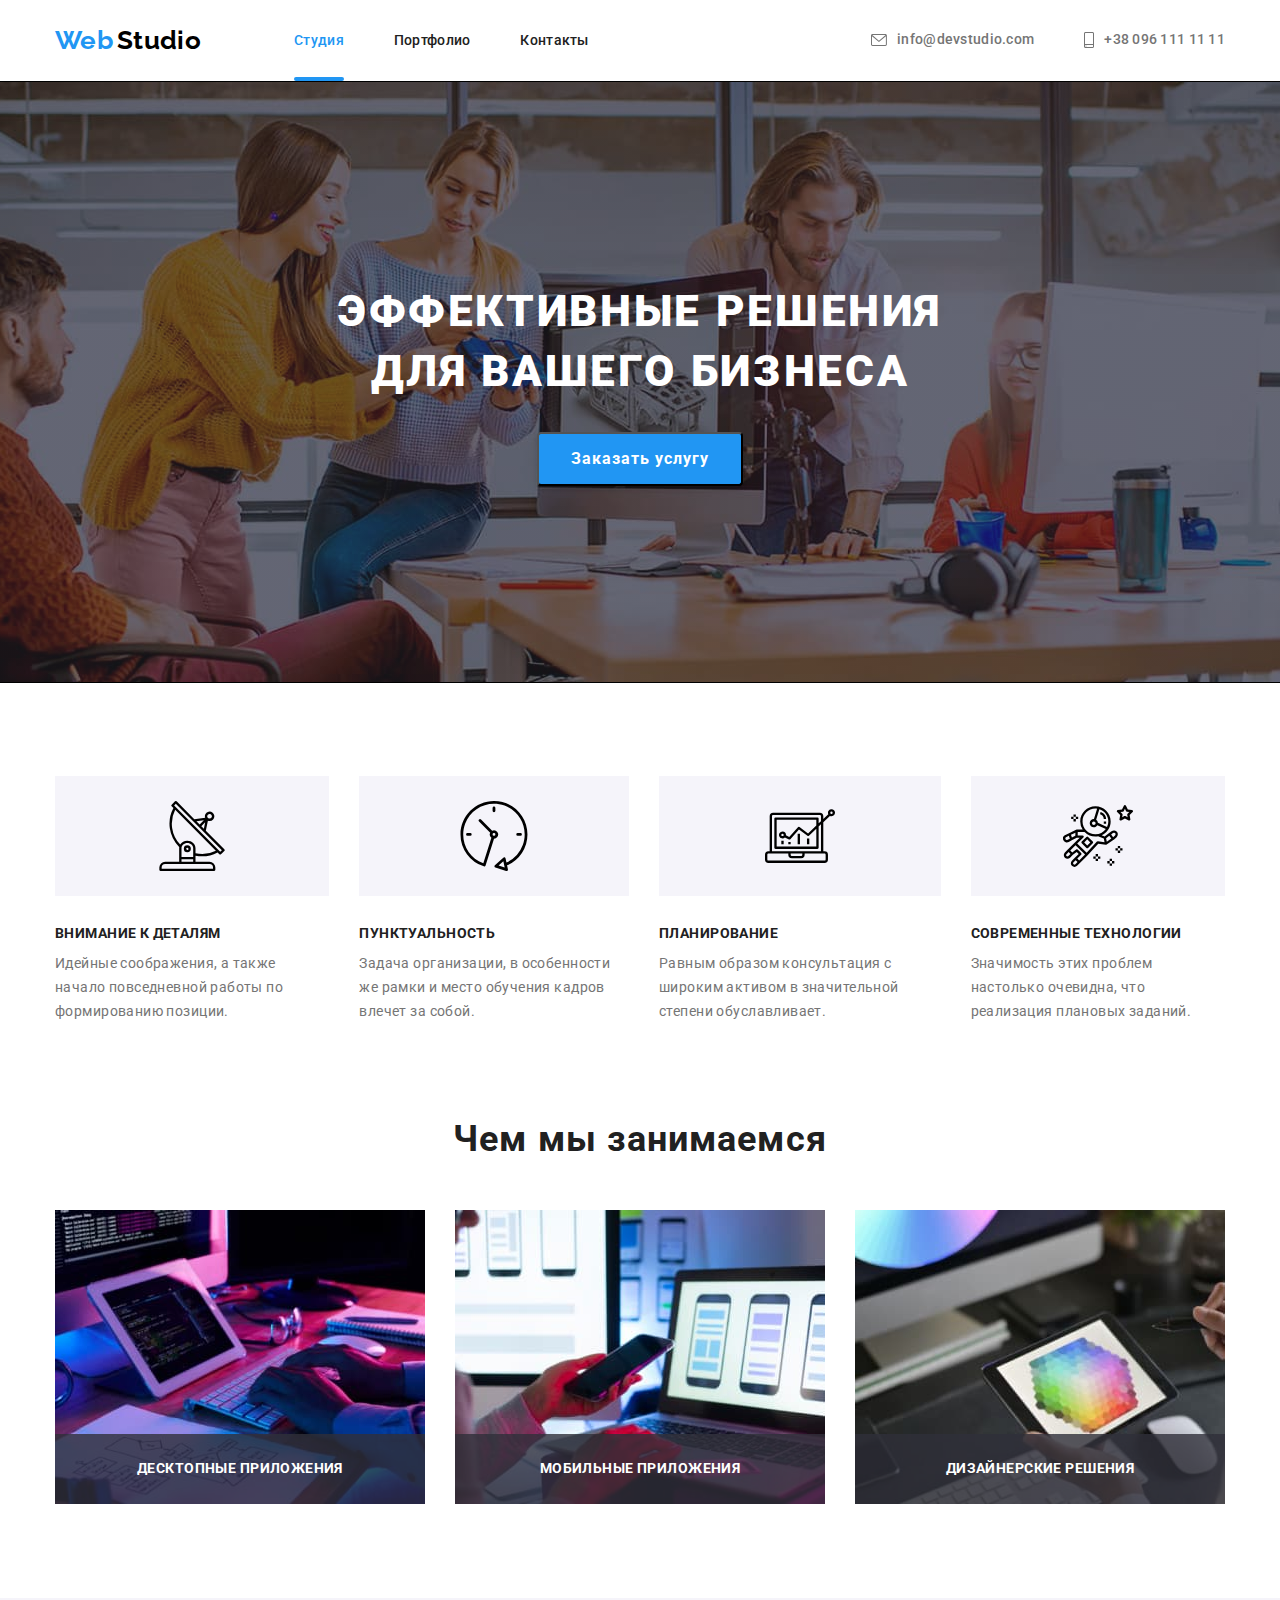
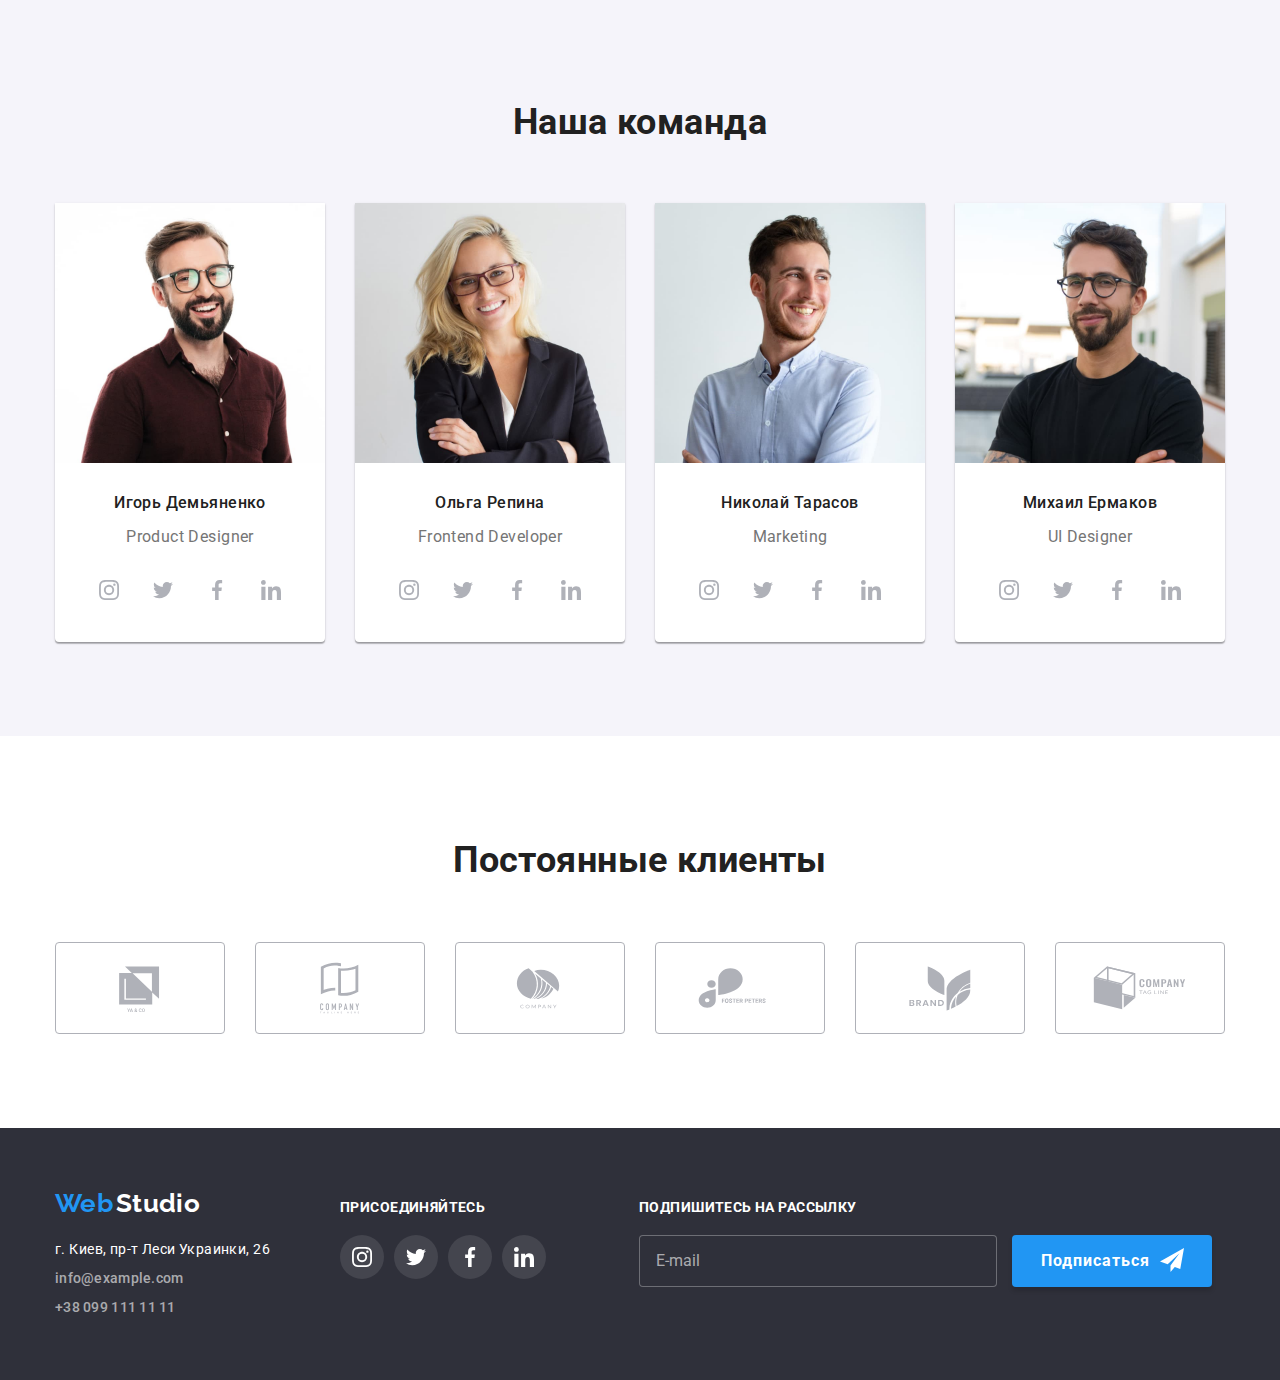
<file: index.html>
<!DOCTYPE html>
<html lang="ru">
  <head>
    <meta charset="UTF-8" />
    <meta http-equiv="X-UA-Compatible" content="IE=edge" />
    <meta name="viewport" content="width=device-width, initial-scale=1.0" />
    <title>Document</title>
    <link
      rel="stylesheet"
      href="https://cdnjs.cloudflare.com/ajax/libs/modern-normalize/1.1.0/modern-normalize.min.css"
    />
    <link rel="stylesheet" href="./css/style.css" />
    <link
      href="https://fonts.googleapis.com/css2?family=Raleway:wght@700&family=Roboto:wght@400;500;700;900&display=swap"
      rel="stylesheet"
    />
  </head>
  <body>
    <!--верняя линия-->
    <header class="header">
      <div class="container">
        <nav class="navigation">
          <a href="/" lang="en" class="nav-logo">
            <span class="logo-accent">Web</span>
            <span class="logo-nav">Studio</span>
          </a>

          <ul class="nav-links">
            <li class="list">
              <a href="" class="link-current link">Студия</a>
            </li>
            <li class="list">
              <a href="./portfolio.html" class="link">Портфолио</a>
            </li>
            <li class="list"><a href="" class="link">Контакты</a></li>
          </ul>
        </nav>
        <ul class="nav-contacts">
          <li class="list">
            <a href="mailto:info@devstudio.com" class="nav-mail link">
              <svg class="envelope-logo" width="16" height="12">
                <use href="./images/symbol-defs.svg#envelope"></use></svg>info@devstudio.com</a>
          </li>
          <li class="list">
            <a href="tel:+380961111111" class="nav-phone link">
              <svg class="smartphone-logo" width="10" height="16">
                <use href="./images/symbol-defs.svg#smartphone"></use></svg>+38 096 111 11 11</a>
          </li>
        </ul>
      </div>
    </header>

    <main>
      <!-- Шапка -->
      <section class="hero section">
        <div class="container">
          <h1 class="hero-text">Эффективные решения для вашего бизнеса</h1>
          <button type="button" class="hero-button" data-modal-open>Заказать услугу</button>
          
        </div>
        
        
      </section>

      <!-- Особенности -->
      <section class="features section">
        <div class="container">
          <h2 class="features-title visually-hidden">Особенности</h2>
          <div class="features-item">
            <ul class="features-list">
              <li class="list logo-antenna">
                <div class="icons">
                  <svg class="features-icon" width="70" height="70">
                    <use href="./images/symbol-defs.svg#antenna"></use>
                  </svg>
                </div>
                <h3 class="features-name">Внимание к деталям</h3>
                <p class="features-text">
                  Идейные соображения, а также начало повседневной работы по
                  формированию позиции.
                </p>
              </li>
              <li class="list logo-clock">
                <div class="icons">
                  <svg class="features-icon" width="70" height="70">
                    <use href="./images/symbol-defs.svg#clock"></use>
                  </svg>
                </div>
                <h3 class="features-name">Пунктуальность</h3>
                <p class="features-text">
                  Задача организации, в особенности же рамки и место обучения
                  кадров влечет за собой.
                </p>
              </li>
              <li class="list logo-diagram">
                <div class="icons">
                  <svg class="features-icon" width="70" height="70">
                    <use href="./images/symbol-defs.svg#diagram"></use>
                  </svg>
                </div>
                <h3 class="features-name">Планирование</h3>
                <p class="features-text">
                  Равным образом консультация с широким активом в значительной
                  степени обуславливает.
                </p>
              </li>
              <li class="list logo-astronaut">
                <div class="icons">
                  <svg class="features-icon" width="70" height="70">
                    <use href="./images/symbol-defs.svg#astronaut"></use>
                  </svg>
                </div>
                <h3 class="features-name">Современные технологии</h3>
                <p class="features-text">
                  Значимость этих проблем настолько очевидна, что реализация
                  плановых заданий.
                </p>
              </li>
            </ul>
          </div>
        </div>
      </section>

      <!-- Чем мы занимаемся -->
      <section class="business section">
        <div class="container">
          <h3 class="business-title">Чем мы занимаемся</h3>
          <ul class="business-list">
            <li class="list">
              <img
                src="./images/img1.jpg"
                alt="Разработка программного обеспечения"
                width="370"
                class="business-example"
              />
              <h4 class="business-details">
                Десктопные приложения
              </h4>
            </li>
            <li class="list">
              <img
                src="./images/img2.jpg"
                alt="Разработка мобильного приложения"
                width="370"
                class="business-example"
              />
              <h4 class="business-details">
                Мобильные приложения
              </h4>
            </li>
            <li class="list">
              <img
                src="./images/img3.jpg"
                alt="Графический дизайн"
                width="370"
                class="business-example"
              />
              <h4 class="business-details">
                Дизайнерские решения
              </h4>
            </li>
          </ul>
        </div>
      </section>
      <!-- Наша команда -->
      <section class="team section">
        <div class="container">
          <h3 class="team-title">Наша команда</h3>
          <ul class="team-item">
            <li class="list">
              <img
                src="./images/img-product-designer.jpg"
                alt="фото Игоря Демьяненко"
                width="270"
                class="team-img" />

              <div class="team-description">
                <h3 class="team-name">Игорь Демьяненко</h3>
                <p lang="en" class="team-occupation">Product Designer</p>
                <ul class="social-links">
                  <li class="media-links list">
                    <a href="" class="meta">
                      <svg class="social-link" width="20" height="20">
                        <use href="./images/symbol-defs.svg#instagram"></use>
                      </svg>
                    </a>
                  </li>
                  <li class="media-links list">
                    <a href="" class="meta">
                      <svg class="social-link" width="20" height="20">
                        <use href="./images/symbol-defs.svg#twitter"></use>
                      </svg>
                    </a>
                  </li>
                  <li class="media-links list">
                    <a href="" class="meta">
                      <svg class="social-link" width="20" height="20">
                        <use href="./images/symbol-defs.svg#facebook"></use>
                      </svg>
                    </a>
                  </li>
                  <li class="media-links list">
                    <a href="" class="meta">
                      <svg class="social-link" width="20" height="20">
                        <use href="./images/symbol-defs.svg#linkedin"></use>
                      </svg>
                    </a>
                  </li>
                </ul>
              </div>
              
            </li>
            <li class="list">
              <img
                src="./images/img-frontend-dev.jpg"
                alt="фото Ольги Репиной"
                width="270"
                class="team-img"
              />
              <div class="team-description">
                <h3 class="team-name">Ольга Репина</h3>
                <p lang="en" class="team-occupation">Frontend Developer</p>
                <ul class="social-links">
                  <li class="media-links list">
                    <a href="" class="meta">
                      <svg class="social-link" width="20" height="20">
                        <use href="./images/symbol-defs.svg#instagram"></use>
                      </svg>
                    </a>
                  </li>
                  <li class="media-links list">
                    <a href="" class="meta">
                      <svg class="social-link" width="20" height="20">
                        <use href="./images/symbol-defs.svg#twitter"></use>
                      </svg>
                    </a>
                  </li>
                  <li class="media-links list">
                    <a href="" class="meta">
                      <svg class="social-link" width="20" height="20">
                        <use href="./images/symbol-defs.svg#facebook"></use>
                      </svg>
                    </a>
                  </li>
                  <li class="media-links list">
                    <a href="" class="meta">
                      <svg class="social-link" width="20" height="20">
                        <use href="./images/symbol-defs.svg#linkedin"></use>
                      </svg>
                    </a>
                  </li>
                </ul>
              </div>
              
            </li>
            <li class="list">
              <img
                src="./images/img-marketing.jpg"
                alt="фото Николая Тарасова"
                width="270"
                class="team-img"
              />
              <div class="team-description">
                <h3 class="team-name">Николай Тарасов</h3>
                <p lang="en" class="team-occupation">Marketing</p>
                <ul class="social-links">
                  <li class="media-links list">
                    <a href="" class="meta">
                      <svg class="social-link" width="20" height="20">
                        <use href="./images/symbol-defs.svg#instagram"></use>
                      </svg>
                    </a>
                  </li>
                  <li class="media-links list">
                    <a href="" class="meta">
                      <svg class="social-link" width="20" height="20">
                        <use href="./images/symbol-defs.svg#twitter"></use>
                      </svg>
                    </a>
                  </li>
                  <li class="media-links list">
                    <a href="" class="meta">
                      <svg class="social-link" width="20" height="20">
                        <use href="./images/symbol-defs.svg#facebook"></use>
                      </svg>
                    </a>
                  </li>
                  <li class="media-links list">
                    <a href="" class="meta">
                      <svg class="social-link" width="20" height="20">
                        <use href="./images/symbol-defs.svg#linkedin"></use>
                      </svg>
                    </a>
                  </li>
                </ul>
              </div>
              
            </li>
            <li class="list">
              <img
                src="./images/img-designer2.jpg"
                alt="фото Михаила Ермакова"
                width="270"
                class="team-img"
              />
              <div class="team-description">
                <h3 class="team-name">Михаил Ермаков</h3>
                <p lang="en" class="team-occupation">UI Designer</p>
                <ul class="social-links">
                  <li class="media-links list">
                    <a href="" class="meta">
                      <svg class="social-link" width="20" height="20">
                        <use href="./images/symbol-defs.svg#instagram"></use>
                      </svg>
                    </a>
                  </li>
                  <li class="media-links list">
                    <a href="" class="meta">
                      <svg class="social-link" width="20" height="20">
                        <use href="./images/symbol-defs.svg#twitter"></use>
                      </svg>
                    </a>
                  </li>
                  <li class="media-links list">
                    <a href="" class="meta">
                      <svg class="social-link" width="20" height="20">
                        <use href="./images/symbol-defs.svg#facebook"></use>
                      </svg>
                    </a>
                  </li>
                  <li class="media-links list">
                    <a href="" class="meta">
                      <svg class="social-link" width="20" height="20">
                        <use href="./images/symbol-defs.svg#linkedin"></use>
                      </svg>
                    </a>
                  </li>
                </ul>
              </div>
              
        </div>
      </section>
<!-- Постоянные клиенты -->
      <section class="clients section">
        <h3 class="clients-title">Постоянные клиенты</h3>
        <ul class="clients-name">
          <li class="list">
            <a href="" class="client-link item">
              <svg class="client-first" width="106" height="60">
                <use href="./images/symbol-defs.svg#client-1"></use>
              </svg>
            </a>
          </li>
          <li class="list">
            <a href="" class="client-link item">
              <svg class="client-first" width="106" height="60">
                <use href="./images/symbol-defs.svg#client-2"></use>
              </svg>
            </a>
          </li>
          <li class="list">
            <a href="" class="client-link item">
              <svg class="client-first" width="106" height="60">
                <use href="./images/symbol-defs.svg#client-3"></use>
              </svg>
            </a>
          </li>
          <li class="list">
            <a href="" class="client-link item">
              <svg class="client-first" width="106" height="60">
                <use href="./images/symbol-defs.svg#client-4"></use>
              </svg>
            </a>
          </li>
          <li class="list">
            <a href="" class="client-link item">
              <svg class="client-first" width="106" height="60">
                <use href="./images/symbol-defs.svg#client-5"></use>
              </svg>
            </a>
          </li>
          <li class="list">
            <a href="" class="client-link item">
              <svg class="client-first" width="106" height="60">
                <use href="./images/symbol-defs.svg#client-6"></use>
              </svg>
            </a>
          </li>
        </ul>
      </section>
      
  
             
    </main>
    <!-- Футер -->
    <footer class="footer section">
      <div class="container">
        <div>
          <a href="/" lang="en" class="footer-logo link">
            <span class="logo-accent">Web</span>
            <span class="logo-footer">Studio</span>
          </a>
          <address class="address-link">
            г. Киев, пр-т Леси Украинки, 26
          </address>

          <ul class="footer-list">
            <li class="list">
              <a href="mailto:info@example.com" class="footer-mail link"
                >info@example.com</a
              >
            </li>
            <li class="list">
              <a href="tel:+380991111111" class="footer-phone link"
                >+38 099 111 11 11</a
              >
            </li>
          </ul>
        </div>

        <div class="footer-socials">
          <h3 class="footer-slogan">присоединяйтесь</h3>
          <ul class="socials">
            <li class="footer-links list">
              <a href="" class="social-item">
                <svg class="social-link" width="20" height="20">
                  <use href="./images/symbol-defs.svg#instagram"></use>
                </svg>
              </a>
            </li>
            <li class="footer-links list">
              <a href="" class="social-item">
                <svg class="social-link" width="20" height="20">
                  <use href="./images/symbol-defs.svg#twitter"></use>
                </svg>
              </a>
            </li>
            <li class="footer-links list">
              <a href="" class="social-item">
                <svg class="social-link" width="20" height="20">
                  <use href="./images/symbol-defs.svg#facebook"></use>
                </svg>
              </a>
            </li>
            <li class="footer-links list">
              <a href="" class="social-item">
                <svg class="social-link" width="20" height="20">
                  <use href="./images/symbol-defs.svg#linkedin"></use>
                </svg>
              </a>
            </li>
          </ul>
        </div>
        <div class="footer-form">
          <h3 class="footer-slogan">подпишитесь на рассылку</h3>
          <div class="footer-forms">
            <input type="follow-email" name="follow-mail" id="follow-mail"  placeholder="E-mail" />
            <button type="follow" class="follow-button">Подписаться</button>
            <svg class="footer-send" width="24" height="24">
              <use href="./images/symbol-defs.svg#icon-send"></use>
            </svg>
          </div>
        </div>
      </div>
    </footer>

   <!-- Модальное окно --> 
    <div class="backdrop is-hidden" data-modal>
      <div class="modal">
        
        <button data-modal-close class="button-close">
          <svg class="btn-close" width="18" height="18">
            <use href="./images/symbol-defs.svg#close"></use></svg>
        </button>
        
        <form class="form js-speaker-form">
          <b class="modal-slogan">Оставьте свои данные, мы вам перезвоним</b>
          <div class="form-field">
            <label for="name" class="form-label">Имя</label>
            <input
              type="text"
              class="form-input"
              name="name"
              id="name"
              placeholder=" "
              
            
            />
            <svg class="modal-icon" width="18" height="18">
              <use href="./images/symbol-defs.svg#person-modal"></use>
            </svg>
          
          </div>
    
          <div class="form-field">
            <label for="tel" class="form-label">Телефон</label>
            <input type="tel" class="form-input" name="tel" id="tel" placeholder=" "  />
            <svg class="modal-icon" width="18" height="18">
              <use href="./images/symbol-defs.svg#phone-modal"></use>
            </svg>
          </div>
    
          <div class="form-field">
            <label for="mail" class="form-label">Почта</label>
            <input type="email" class="form-input" name="mail" id="mail" placeholder=" " />
            <svg class="modal-icon" width="18" height="18">
              <use href="./images/symbol-defs.svg#email-modal"></use>
            </svg>
          </div>
          <div class="form-field option">
            <label for="comment" class="form-label">Комментарий</label>
            <textarea
              class="comment"
              name="comment"
              id="comment"
              
              placeholder="Введите текст"
            ></textarea>
          </div>
    
          <div class="form-field checkbox">
            <input type="checkbox" name="policy" id="policy" />
            
              <svg class="icon-check" width="16" height="15">
                <use href="./images/symbol-defs.svg#icon-check"></use>
              </svg>
            
            <label for="policy" class="policy">Соглашаюсь с рассылкой и принимаю <a href="" class="policy-link">Условия договора</a></label>
          </div>
    
          <button type="submit" class="submit-button">Отправить</button>
        </form>
      </div>
    </div>
    <script src="./js/modal.js"></script>
  </body>
</html>
</file>
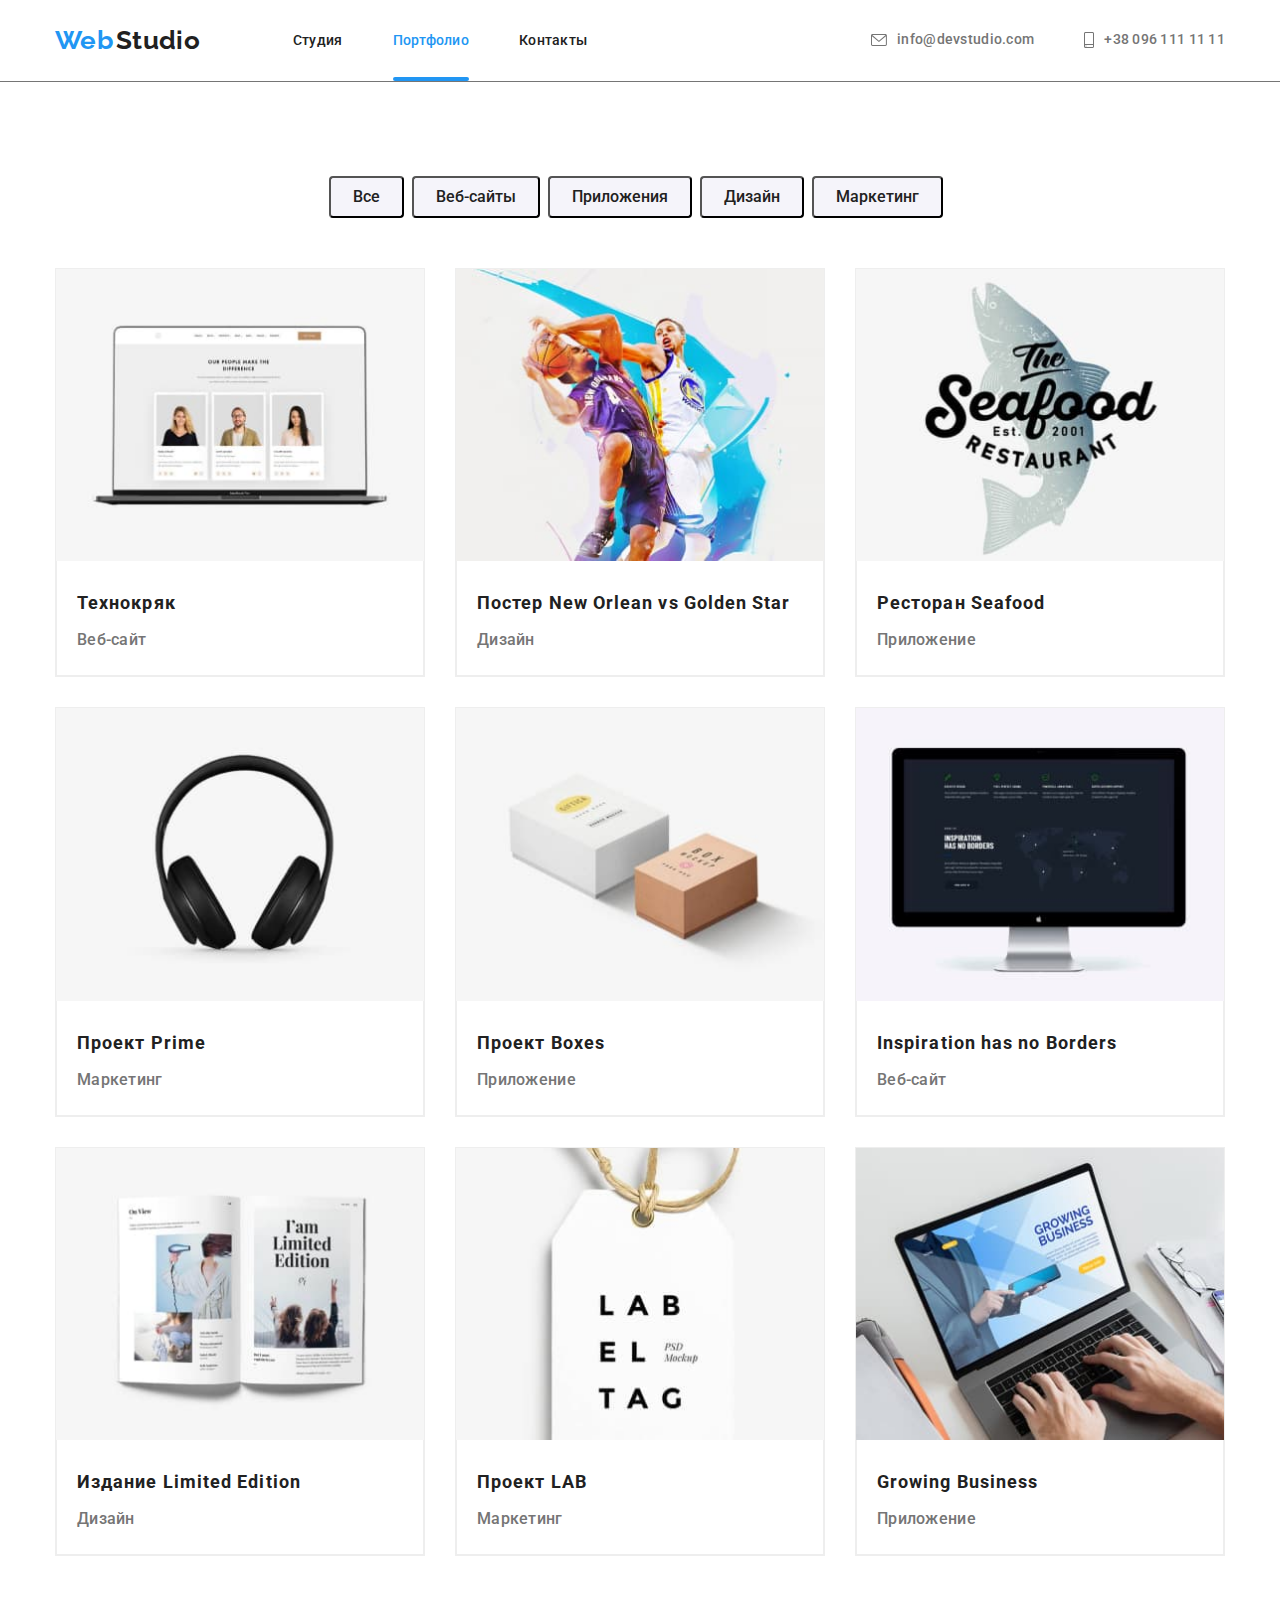
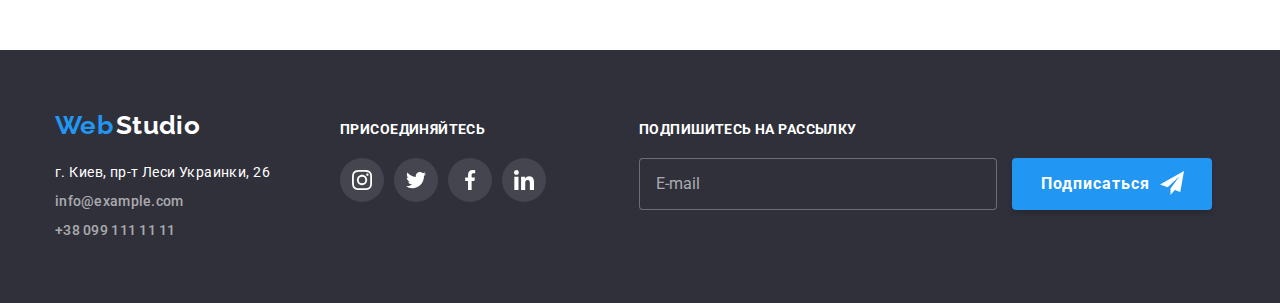
<file: portfolio.html>
<!DOCTYPE html>
<html lang="ru">
  <head>
    <meta charset="UTF-8" />
    <meta http-equiv="X-UA-Compatible" content="IE=edge" />
    <meta name="viewport" content="width=device-width, initial-scale=1.0" />
    <title>Document</title>
    <link
      rel="stylesheet"
      href="https://cdnjs.cloudflare.com/ajax/libs/modern-normalize/1.1.0/modern-normalize.min.css"
    />
    <link rel="stylesheet" href="./css/style.css" />
    <link
      href="https://fonts.googleapis.com/css2?family=Raleway:wght@700&family=Roboto:wght@400;500;700;900&display=swap"
      rel="stylesheet"
    />
  </head>
  <body>
    <!--верняя линия-->
    <header class="header">
      <div class="container">
        <nav class="navigation">
          <a href="/" lang="en" class="nav-logo link">
            <span class="logo-accent">Web</span>
            <span class="logo-nav">Studio</span>
          </a>

          <ul class="nav-links">
            <li class="list"><a href="./index.html" class="link">Студия</a></li>
            <li class="list">
              <a href="" class="link-current link">Портфолио</a>
            </li>
            <li class="list"><a href="" class="link">Контакты</a></li>
          </ul>
        </nav>
        <ul class="nav-contacts">
          <li class="list">
            <a href="mailto:info@devstudio.com" class="nav-mail link">
              <svg class="envelope-logo" width="16" height="12">
                <use href="./images/symbol-defs.svg#envelope"></use></svg>info@devstudio.com</a>
          </li>
          <li class="list">
            <a href="tel:+380961111111" class="nav-phone link">
              <svg class="smartphone-logo" width="10" height="16">
                <use href="./images/symbol-defs.svg#smartphone"></use></svg>+38 096 111 11 11</a>
          </li>
        </ul>
      </div>
    </header>

    <main>
      <section class="section">
        <!-- Фильтры -->
        <div class="filter-title container">
          <h1 class="filter-titles visually-hidden">Фильтры отбора</h1>
          <ul class="buttons">
            <li class="list">
              <button type="button" class="button-filter">Все</button>
            </li>
            <li class="list">
              <button type="button" class="button-filter">Веб-сайты</button>
            </li>
            <li class="list">
              <button type="button" class="button-filter">Приложения</button>
            </li>
            <li class="list">
              <button type="button" class="button-filter">Дизайн</button>
            </li>
            <li class="list">
              <button type="button" class="button-filter">Маркетинг</button>
            </li>
          </ul>
        </div>

        <!-- Портфолио работ -->
        <div class="portfolio container">
          <h2 class="portfolio-title visually-hidden">Портфолио работ</h2>
          <ul class="portfolio-items">
            <li class="list">
               <div class="portfolio-thumb">              
              <a href="" class="link portfolio-overlay">
                <img
                  src="./images/img-project1.jpg"
                  alt="Веб-сайт компании Технокряк"
                  width="370"
                  class="portfolio-img"
                />
              
               <div class="portfolio-description">
                <p >
                  Технокряк это современная площадка распространения коронавируса. Компании используют эту платформу для цифрового шпионажа и атак на защищённые сервера конкурентов.
                  </p>  
               </div>  
              </div> 
                <div class="portfolio-content">
                  <h3 class="portfolio-caption">Технокряк</h3>
                  <p class="portfolio-text">Веб-сайт</p>
                </div>
                  </a>
              
            </li>
            <li class="list">
              <div class="portfolio-thumb">              
              <a href="" class="link portfolio-overlay">
                <img
                  src="./images/img-project2.jpg"
                  alt="Дизайн постера"
                  width="370"
                  class="portfolio-img"
                />
                <div class="portfolio-description">
                  <p >
                    Технокряк это современная площадка распространения коронавируса. Компании используют эту платформу для цифрового шпионажа и атак на защищённые сервера конкурентов.
                    </p>  
                 </div>  
                </div> 
                <div class="portfolio-content">
                  <h3 class="portfolio-caption">
                    Постер New Orlean vs Golden Star
                  </h3>
                  <p class="portfolio-text">Дизайн</p>
                </div>
              </a>
            </li>
            <li class="list">
              <div class="portfolio-thumb">             
              <a href="" class="link portfolio-overlay">
                <img
                  src="./images/img-project3.jpg"
                  alt="Приложение для ресторана"
                  width="370"
                  class="portfolio-img"
                />
                <div class="portfolio-description">
                  <p >
                    Технокряк это современная площадка распространения коронавируса. Компании используют эту платформу для цифрового шпионажа и атак на защищённые сервера конкурентов.
                    </p>  
                 </div>  
                </div> 
                <div class="portfolio-content">
                  <h3 class="portfolio-caption">Ресторан Seafood</h3>
                  <p class="portfolio-text">Приложение</p>
                </div>
              </a>
            </li>
            <li class="list">
              <div class="portfolio-thumb">
              <a href="" class="link portfolio-overlay">
                <img
                  src="./images/img-project4.jpg"
                  alt="Маркетинговые стратегии"
                  width="370"
                  class="portfolio-img"
                />
                <div class="portfolio-description">
                  <p >
                    Технокряк это современная площадка распространения коронавируса. Компании используют эту платформу для цифрового шпионажа и атак на защищённые сервера конкурентов.
                    </p>  
                 </div>  
                </div> 
                <div class="portfolio-content">
                  <h3 class="portfolio-caption">Проект Prime</h3>
                  <p class="portfolio-text">Маркетинг</p>
                </div>
              </a>
            </li>
            <li class="list">
              <div class="portfolio-thumb">                  
              <a href="" class="link portfolio-overlay">
                <img
                  src="./images/img-project5.jpg"
                  alt="Логотип приложения"
                  width="370"
                  class="portfolio-img"
                />
                <div class="portfolio-description">
                  <p >
                    Технокряк это современная площадка распространения коронавируса. Компании используют эту платформу для цифрового шпионажа и атак на защищённые сервера конкурентов.
                    </p>  
                 </div>  
                </div> 
                <div class="portfolio-content">
                  <h3 class="portfolio-caption">Проект Boxes</h3>
                  <p class="portfolio-text">Приложение</p>
                </div>
              </a>
            </li>
            <li class="list">
              <div class="portfolio-thumb">                 
              <a href="" class="link portfolio-overlay">
                <img
                  src="./images/img-project6.jpg"
                  alt="Дизайн веб-сайта"
                  width="370"
                  class="portfolio-img"
                />
                <div class="portfolio-description">
                  <p >
                    Технокряк это современная площадка распространения коронавируса. Компании используют эту платформу для цифрового шпионажа и атак на защищённые сервера конкурентов.
                    </p>  
                 </div>  
                </div> 
                <div class="portfolio-content">
                  <h3 lang="en" class="portfolio-caption">
                    Inspiration has no Borders
                  </h3>
                  <p class="portfolio-text">Веб-сайт</p>
                </div>
              </a>
            </li>
            <li class="list">
              <div class="portfolio-thumb">                  
              <a href="" class="link portfolio-overlay">
                <img
                  src="./images/img-project7.jpg"
                  alt="Дизайн для печатного издания"
                  width="370"
                  class="portfolio-img"
                />
                <div class="portfolio-description">
                  <p >
                    Технокряк это современная площадка распространения коронавируса. Компании используют эту платформу для цифрового шпионажа и атак на защищённые сервера конкурентов.
                    </p>  
                 </div>  
                </div> 
                <div class="portfolio-content">
                  <h3 class="portfolio-caption">Издание Limited Edition</h3>
                  <p class="portfolio-text">Дизайн</p>
                </div>
              </a>
            </li>
            <li class="list">
              <div class="portfolio-thumb">                 
              <a href="" class="link portfolio-overlay">
                <img
                  src="./images/img-project8.jpg"
                  alt="Дизайн проекта LAB"
                  width="370"
                  class="portfolio-img"
                />
                <div class="portfolio-description">
                  <p >
                    Технокряк это современная площадка распространения коронавируса. Компании используют эту платформу для цифрового шпионажа и атак на защищённые сервера конкурентов.
                    </p>  
                 </div>  
                </div> 
                <div class="portfolio-content">
                  <h3 class="portfolio-caption">Проект LAB</h3>
                  <p class="portfolio-text">Маркетинг</p>
                </div>
              </a>
            </li>
            <li class="list">
              <div class="portfolio-thumb">                  
              <a href="" class="link portfolio-overlay">
                <img
                  src="./images/img-project9.jpg"
                  alt="Дизайн приложения "
                  width="370"
                  class="portfolio-img"
                />
                <div class="portfolio-description">
                  <p >
                    Технокряк это современная площадка распространения коронавируса. Компании используют эту платформу для цифрового шпионажа и атак на защищённые сервера конкурентов.
                    </p>  
                 </div>  
                </div> 
                <div class="portfolio-content">
                  <h3 lang="en" class="portfolio-caption">Growing Business</h3>
                  <p class="portfolio-text">Приложение</p>
                </div>
              </a>
            </li>
          </ul>
        </div>
      </section>
    </main>
    <!-- Футер -->
    <footer class="footer section">
      <div class="container">
        <div>
          <a href="/" lang="en" class="footer-logo link">
            <span class="logo-accent">Web</span>
            <span class="logo-footer">Studio</span>
          </a>
          <address class="address-link">
            г. Киев, пр-т Леси Украинки, 26
          </address>

          <ul class="footer-list">
            <li class="list">
              <a href="mailto:info@example.com" class="footer-mail link"
                >info@example.com</a
              >
            </li>
            <li class="list">
              <a href="tel:+380991111111" class="footer-phone link"
                >+38 099 111 11 11</a
              >
            </li>
          </ul>
        </div>

        <div class="footer-socials">
          <h3 class="footer-slogan">присоединяйтесь</h3>
          <ul class="socials">
            <li class="footer-links list">
              <a href="" class="social-item">
                <svg class="social-link" width="20" height="20">
                  <use href="./images/symbol-defs.svg#instagram"></use>
                </svg>
              </a>
            </li>
            <li class="footer-links list">
              <a href="" class="social-item">
                <svg class="social-link" width="20" height="20">
                  <use href="./images/symbol-defs.svg#twitter"></use>
                </svg>
              </a>
            </li>
            <li class="footer-links list">
              <a href="" class="social-item">
                <svg class="social-link" width="20" height="20">
                  <use href="./images/symbol-defs.svg#facebook"></use>
                </svg>
              </a>
            </li>
            <li class="footer-links list">
              <a href="" class="social-item">
                <svg class="social-link" width="20" height="20">
                  <use href="./images/symbol-defs.svg#linkedin"></use>
                </svg>
              </a>
            </li>
          </ul>
        </div>
        <div class="footer-form">
          <h3 class="footer-slogan">подпишитесь на рассылку</h3>
          <div class="footer-forms">
            <input type="follow-email" name="follow-mail" id="follow-mail"  placeholder="E-mail" />
            <button type="follow" class="follow-button">Подписаться</button>
            <svg class="footer-send" width="24" height="24">
              <use href="./images/symbol-defs.svg#icon-send"></use>
            </svg>
          </div>
        </div>
      </div>
    </footer>
  </body>
</html>
</file>
<file: css/style.css>
:root {
    --primary-text-color: #757575;
    --title-text-color: #212121;
    --accent-color: #2196f3;
    --primary-white-color: #ffffff;
    --footer-contact-color: rgba(255, 255, 255, 0.6);
  }
  
  body {
    background-color: var(--primary-white-color);
    color: var(--primary-text-color);
    font-family: Roboto, sans-serif;
    letter-spacing: 0.03em;
    font-weight: 400;
    font-size: 14px;
    /* line-height: 1.67; */
  }
  
  .container {
    margin-left: auto;
    margin-right: auto;
    width: 1200px;
    padding-left: 15px;
    padding-right: 15px;
  
    /*background-color: green;*/
  }
  
  .section {
    padding-top: 94px;
    padding-bottom: 94px;
  }
  
  h1,
  h2,
  h3,
  h4,
  p {
    margin: 0;
  }
  
  ul {
    padding: 0;
    margin: 0;
  }
  
  .list {
    list-style: none;
    padding: 0;
    margin: 0;
  }
  
  /* верняя линия */
  /*Лого*/
  
  .envelope-logo,
  .smartphone-logo {
    margin-right: 10px;
  }
  .header {
    border-bottom-width: 1px;
    border-bottom-style: solid;
    border-bottom-color: var(--primary-text-color);
  }
  .navigation {
    align-items: center;
  }
  
  .nav-logo:hover,
  .nav-logo:focus {
    color: var(--accent-color);
  }
  
  .nav-mail,
  .nav-phone {
    display: flex;
    align-items: center;
    fill: var(--primary-text-color);
  }
  .link:hover,
  .link:focus {
    fill: var(--accent-color);
    color: var(--accent-color);
  }
  
  .logo-accent,
  .logo-nav,
  .logo-footer {
    font-family: Raleway, sans-serif;
    font-weight: 700;
    font-size: 26px;
    line-height: 1.19;
  }
  .logo-accent {
    color: var(--accent-color);
    transition: color 250ms cubic-bezier(0.4, 0, 0.2, 1);
  }
  .nav-logo {
    text-decoration: none;
    color: #000000;
    transition: color 250ms cubic-bezier(0.4, 0, 0.2, 1);
  }
  
  .link {
    color: var(--title-text-color);
    transition: color 250ms cubic-bezier(0.4, 0, 0.2, 1);
  }
  .link-current {
    color: var(--accent-color);
  }
  .nav-mail,
  .nav-phone {
    color: #757575;
  }
  
  .link,
  .nav-mail,
  .nav-phone {
    font-weight: 500;
    font-size: 14px;
    line-height: 1.14;
    letter-spacing: 0.02em;
    /*text-decoration: none; */
  }
  
  .header .container,
  .navigation,
  .nav-links,
  .nav-contacts {
    display: flex;
  }
  .header .container {
    align-items: center;
    padding-top: 0;
    padding-bottom: 0;
  }
  .nav-links .list:not(:last-child) {
    margin-right: 50px;
  }
  
  .nav-links .list,
  .nav-contacts .list {
    display: block;
  }
  .nav-links .list {
    padding-top: 32px;
    padding-bottom: 32px;
  }
  
  .nav-contacts .list + .list {
    margin-left: 50px;
  }
  
  .nav-links {
    margin-left: 93px;
  }
  
  .nav-contacts {
    margin-left: auto;
  }
  /*Шапка */
  
  .hero .container {
    text-align: center;
  }
  .hero {
    padding-top: 200px;
    padding-bottom: 200px;
    background-color: #2f303a;
  
    max-width: 1600px;
    height: 600px;
    margin-left: auto;
    margin-right: auto;
    outline: 1px solid black;
    background-image: linear-gradient(
        to right,
        rgba(47, 48, 58, 0.4),
        rgba(47, 48, 58, 0.4)
      ),
      url("../images/Img-hero.jpg");
  
    background-repeat: no-repeat;
    background-position: center;
    background-size: cover;
  }
  
  .hero-text {
    margin-top: 0;
    margin-bottom: 30px;
    font-weight: 900;
    font-size: 44px;
    line-height: 1.36;
    text-align: center;
    width: 696px;
    margin-left: auto;
    margin-right: auto;
    letter-spacing: 0.06em;
    text-transform: uppercase;
  
    color: var(--primary-white-color);
  }
  
  .hero-button,
  .submit-button{
    background-color: var(--accent-color);
    box-shadow: 0px 4px 4px rgba(0, 0, 0, 0.15);
    border-radius: 4px;
    padding: 10px 32px;
    min-width: 200px;
  
    font-weight: 700;
    font-size: 16px;
    line-height: 1.88;
  
    text-align: center;
    letter-spacing: 0.06em;
    color: var(--primary-white-color);
  }
  
  .hero-button:hover,
  .hero-button:focus,
  .submit-button:hover,
  .submit-button:focus {
    cursor: pointer;
    background-color: #188CE8;
  }

  .button-close{
    display: flex;
    justify-content: center;
    padding: 6px;

   background-color:#fff;
   border-radius: 50%;
   border: 1px solid rgba(0, 0, 0, 0.1);
   width: 30px;
   height: 30px;

   position: absolute;
   top: 0;
   right: 0;
   margin-top: 8px;
   margin-right: 8px;
   

   transition: fill 250ms cubic-bezier(0.4, 0, 0.2, 1), border-color 250ms cubic-bezier(0.4, 0, 0.2, 1);
  }
  
  
  /* Особенности */
  
  .features-item,
  .features-list {
    display: flex;
  }
  
  .features-name {
    font-weight: 700;
    font-size: 14px;
    line-height: 1.14;
    text-transform: uppercase;
    color: var(--title-text-color);
  
    margin-top: 30px;
    margin-bottom: 10px;
  }
  
  .features-text {
    line-height: 1.71;
    margin: 0;
  }
  
  .features-list .list + .list {
    margin-left: 30px;
  }
  
  .icons {
    background-color: #f5f4fa;
    /*padding: 25px 100px;*/
    height: 120px;
    display: flex;
    justify-content: center;
    align-items: center;
      }
  
  /*.features-list .list::before{
      display: block;
      content: "";
      height: 120px;
      
      background-repeat: no-repeat;
      background-position: center;
      background-color:  #F5F4FA;
      margin-bottom: 30px;
      
  }
  .logo-antenna::before{
      background-image: url(../images/antenna-logo.png);
      
  }
  .logo-clock::before{
      background-image: url(../images/clock-logo.png);
  }
  .logo-diagram::before{
      background-image: url(..//images/diagram-logo.png);
  }
  
  .logo-astronaut::before{
      background-image: url(..//images/astronaut-logo.png);
  }
  */
  
  /* Чем мы занимаемся */
  .business {
    padding-top: 0;
  }
  
  .business-title {
    font-weight: 700;
    font-size: 36px;
    line-height: 42px;
    text-align: center;
    letter-spacing: 0.03em;
  
    color: var(--title-text-color);
  
    margin-top: 0;
    margin-bottom: 50px;
  }
  img {
    display: block;
    max-width: 100%;
    height: auto;
   
  }
  .business-list {
    display: flex;
    padding: 0 15px;

   
  }
  
  .business-list .list {
    position: relative;
    margin-right: 30px;
    
  }
  .business-list .list:nth-child(3n) {
    margin-right: 0;
  }

  .business-details{
 
font-weight: 700;
line-height: 1.14;
text-transform: uppercase;
color: var(--primary-white-color);
background-color: 
rgba(47, 48, 58, 0.8);

display: flex;
height: 70px;
width: 370px;
justify-content: center;
align-items: center;

position: absolute;
bottom: 0;
right: 0;




  }
  
  /* Наша команда */
  
  .team {
    background-color: #f5f4fa;
  }
  
  .team-item .list {
    background-color: var(--primary-white-color);
  }
  .team-title,
  .clients-title {
    font-weight: 700;
    font-size: 36px;
    line-height: 1.7;
    text-align: center;
    color: var(--title-text-color);
    margin-top: 0;
    margin-bottom: 50px;
    /*padding-top: 94px;*/
    min-width: 264px;
  }
  
  .team-item {
    display: flex;
  }
  .team-description {
    padding-top: 30px;
    padding-bottom: 30px;
  }
  
  .team-item .list + .list {
    margin-left: 30px;
  }
  .team-name {
    font-weight: 500;
    font-size: 16px;
    line-height: 1.19;
    text-align: center;
    color: var(--title-text-color);
  
    margin-bottom: 10px;
    margin-top: 0;
  }
  
  .team-occupation {
    font-size: 16px;
    line-height: 1.9;
    text-align: center;
    margin-bottom: 0;
    margin-top: 0;
  }
  .social-links {
    display: flex;
    justify-content: center;
  }
  .media-links {
    margin-right: 0px;
    margin-top: 16px;
    /*margin-bottom: 30px;*/
    margin-left: 0;
    /*padding: 12px 12px;*/
  }
  .social-links .list + .list {
    margin-left: 10px;
  }
  
  .meta {
    display: flex;
    width: 44px;
    height: 44px;
    border-radius: 50%;
    fill: #afb1b8;
  
    justify-content: center;
    align-items: center;

    transition: background-color 250ms cubic-bezier(0.4, 0, 0.2, 1), fill 250ms cubic-bezier(0.4, 0, 0.2, 1);
    
  }
  .meta:hover,
  .meta:focus {
    background-color: var(--accent-color);
    fill: var(--primary-white-color);
  }
  
  .team-item > .list {
    box-shadow: 0px 1px 3px rgba(0, 0, 0, 0.12), 0px 1px 1px rgba(0, 0, 0, 0.14),
      0px 2px 1px rgba(0, 0, 0, 0.2);
    border-radius: 0px 0px 4px 4px;
  }
  /*Постоянные клиенты */
  
  .clients-name {
    display: flex;
    justify-content: center;
  }
  .clients-name .list + .list {
    margin-left: 30px;
  }
  .client-link {
    padding: 16px 32px;
    display: flex;
    width: 170px;
    height: 92px;
    fill: #afb1b8;
    border: 1px solid #afb1b8;
    box-sizing: border-box;
    border-radius: 4px;
    transition: border-color 250ms cubic-bezier(0.4, 0, 0.2, 1), fill 250ms cubic-bezier(0.4, 0, 0.2, 1);
  }
  .client-link:hover,
  .client-link:focus {
    fill: var(--accent-color);
    border-color: var(--accent-color);
  }
  /* Футер */
  
  .footer .container,
  .socials,
  .footer-forms {
    display: flex;
  }
  .footer-socials {
    margin-left: 70px;
    margin-top: 12px;
  }
  .footer-slogan {
    text-transform: uppercase;
    font-weight: 700;
    line-height: 1.14;
    letter-spacing: 0.03em;
    font-size: 14px;
  
    margin-bottom: 20px;
  }
  
  .socials .list + .list {
    margin-left: 10px;
  }
  .footer {
    line-height: 1.71;
    color: var(--primary-white-color);
    background-color: #2f303a;
    padding-top: 60px;
    padding-bottom: 60px;
  }
  .address-link {
    font-style: normal;
    margin-bottom: 9px;
  }
  a.footer-list {
    color: rgba(255, 255, 255, 0.6);
  }
  
  a.footer-mail,
  .address-link {
    display: block;
    margin-bottom: 9px;
  }
  .footer-logo {
    display: block;
    margin-bottom: 20px;
  }
  .footer-mail,
  .footer-phone {
    color: var(--footer-contact-color);
    transition: color 250ms cubic-bezier(0.4, 0, 0.2, 1);
    /*text-decoration: none;*/
  }
  
  .footer-mail:hover,
  .footer-phone:hover,
  .footer-mail:focus,
  .footer-phone:focus {
    color: var(--accent-color);
  }
  
  .logo-footer {
    color: var(--primary-white-color);
  }
  
  .link {
    text-decoration: none;
  }
  
  .social-item {
    display: flex;
    width: 44px;
    height: 44px;
    border-radius: 50%;
    fill: #ffffff;
    background-color: rgba(255, 255, 255, 0.1);
    justify-content: center;
    align-items: center;

    transition: background-color 250ms cubic-bezier(0.4, 0, 0.2, 1);
  }
  .social-item:hover,
  .social-item:focus {
    background-color: var(--accent-color);
  }

  .footer-form {
    margin-left: 93px;
    margin-top: 12px;
  }
  .footer-forms{
    position: relative;
  }

  .footer-forms input{
    margin: 0;
    font-size: 16px;
    line-height: 1.25;
    padding: 15px 16px;
    width: 358px;
    
    border: 1px solid rgba(255, 255, 255, 0.3);
    border-radius: 4px;
    background-color: #2F303A;
    margin-right: 15px;

    outline: none;
    color: var(--primary-white-color);
  }

  .footer-forms input::placeholder{
    
    color: rgba(255, 255, 255, 0.6);
   
  }
  .footer-forms .follow-button{
    display: block;
    text-align: left;

    
    width: 200px;
    background-color: var(--accent-color);
    color: var(--primary-white-color);
    padding-top: 10px;
    padding-bottom: 10px;
    padding-left: 29px;
    padding-right: 28px;
    box-shadow: 0px 4px 4px rgba(0, 0, 0, 0.15);
    border-radius: 4px;

    font-weight: 700;
font-size: 16px;
line-height: 1.875;
letter-spacing: 0.06em;
border: none;
  }
  .footer-send{
    position: absolute;
    bottom:15px;
    right: 28px;

    margin-left: 10px;

    fill: var(--primary-white-color);
  }
  
  /* Порфолио */
  /* Фильтры */

    /*скрытие h*/
  .visually-hidden {
    position: absolute;
    clip: rect(0 0 0 0);
    width: 1px;
    height: 1px;
    margin: -1px;
  }
  .button-filter {
    font-family: Roboto;
    background-color: #f5f4fa;
    color: var(--title-text-color);
    border-radius: 4px;
    padding: 6px 22px;
    margin-right: 8px;
    font-weight: 500;
    font-size: 16px;
    line-height: 1.62;
    text-align: center;

    transition: background-color 250ms cubic-bezier(0.4, 0, 0.2, 1), color 250ms cubic-bezier(0.4, 0, 0.2, 1),border-color 250ms cubic-bezier(0.4, 0, 0.2, 1),box-shadow 250ms cubic-bezier(0.4, 0, 0.2, 1);
  }
  
  .buttons {
    display: flex;
    justify-content: center;
  }
  
  .button-filter:focus,
  .button-filter:hover {
    background-color: var(--accent-color);
    border-color: var(--accent-color);
    color: var(--primary-white-color);
    cursor: pointer;
    box-shadow: 0px 3px 1px rgba(0, 0, 0, 0.1), 0px 1px 2px rgba(0, 0, 0, 0.08),
      0px 2px 2px rgba(0, 0, 0, 0.12);
  }
  .business .container {
    padding: 0;
  }
  /* Портфолио работ */
  
  .filter-title {
    margin-bottom: 50px;
  }
  
  .portfolio-items {
    display: flex;
    flex-wrap: wrap;
  }
  .portfolio-items .list {
    margin-right: 30px;
    margin-bottom: 30px;
    width: 370px;
    border: 1px solid #eeeeee;

    transition: box-shadow 250ms cubic-bezier(0.4, 0, 0.2, 1);
  }
  .portfolio-items .list:nth-child(3n) {
    margin-right: 0;
  }
  .portfolio-items .list:nth-last-child(-n + 3) {
    margin-bottom: 0;
  }
  .portfolio-items .list:hover,
  .portfolio-items .list:focus{
    box-shadow: 0px 1px 1px rgba(0, 0, 0, 0.12), 0px 4px 4px rgba(0, 0, 0, 0.06),
      1px 4px 6px rgba(0, 0, 0, 0.16);
  }
  .portfolio-img {
    margin-bottom: 0;
  }
  .portfolio-caption {
    color: var(--title-text-color);
    font-weight: 700;
    font-size: 18px;
    line-height: 2;
    letter-spacing: 0.06em;
  
    margin-bottom: 4px;
  }
  .portfolio-text {
    font-size: 16px;
    line-height: 1.875;
    color: var(--primary-text-color);
  }
  
  .portfolio .container {
    padding-top: 0;
      margin-top: 0;


  }
  .portfolio {
    padding-top: 0;
  }
  
  .portfolio-content {
    background: var(--primary-white-color);
    box-sizing: border-box;
  
    border-right-width: 1px;
    border-right-style: solid;
    border-right-color: #eeeeee;
  
    /* Установит стили нинжней рамки */
    border-bottom-width: 1px;
    border-bottom-style: solid;
    border-bottom-color: #eeeeee;
  
    /* Установит стили левой рамки */
    border-left-width: 1px;
    border-left-style: solid;
    border-left-color: #eeeeee;
  
    padding: 24px 20px 20px 20px;
  }
  
.portfolio-thumb{
  position: relative;
  overflow: hidden; 
}
 
 
.portfolio-items .list:hover .portfolio-description,
.portfolio-items .list:focus .portfolio-description {
  transform: translateX(0);
  opacity: 1;
 }
 .portfolio-description{
   position: absolute;

   font-size: 18px;
  line-height: 1.56;
  color: var(--primary-white-color);
  background-color: rgba(33, 150, 243, 0.9);
  padding-top: 63px;
  padding-left: 24px;
  padding-right: 24px;
  padding-bottom: 63px;
  top:0;
  left: 0;

  transform: translateY(100%);
  
  opacity: 0;
  transition: transform 250ms cubic-bezier(0.4, 0, 0.2, 1),
  opacity 250ms cubic-bezier(0.4, 0, 0.2, 1);
 
 }

 .nav-links .list{
position: relative;
 }
 .link-current::after{
   display: inline-block;
   content: "";
   height: 4px;
   width: 100%;
   background-color: #2196F3;
   position: absolute;
left: 0;
bottom: 0;
border-radius: 2px;
 }

 /*Modal window*/
 .backdrop {
  position: fixed;
  top: 0;
  left: 50%;
  transform: translateX(-50%);
  
  width: 100%;
  height: 1024px;
  background-color: rgba(0, 0, 0, 0.2);
  opacity: 1;

  transition: opacity 250ms cubic-bezier(0.4, 0, 0.2, 1);
}

.backdrop.is-hidden {
  opacity: 0;
  pointer-events: none;
}
.backdrop.is-hidden .modal{
  transform: translate(-50%, -50%) scale(0.9);
  transition: translate 250ms cubic-bezier(0.4, 0, 0.2, 1);
}
.modal {
  position: absolute;
  top: 50%;
  left: 50%;
  transform: translate(-50%, -50%) scale(1);

  min-height: 581px;
  min-width: 528px;
  padding: 0;
margin: 0;

  background-color: #fff;
  box-shadow: 0px 1px 3px rgba(0, 0, 0, 0.12), 0px 1px 1px rgba(0, 0, 0, 0.14), 0px 2px 1px rgba(0, 0, 0, 0.2);
border-radius: 4px;

transition: translate 250ms cubic-bezier(0.4, 0, 0.2, 1);
}

textarea {
  resize: none;
  height: 120px;
}

.form {
  width: 528px;

  padding: 40px;
}

.form-field {
 
     display: flex;
  flex-direction: column;
  padding-bottom: 10px;

  position: relative;
  
}

.form-field.option{
  padding-bottom: 0;
}

.modal-slogan{
font-weight: 700;
font-size: 20px;
line-height: 1.15;
text-align: center;


color:var(--title-text-color);

display: block;
padding-bottom: 12px;

}

.form-label {
 
  padding-bottom: 4px;
  
  font-size: 12px;
  line-height: 1.16;
  letter-spacing: 0.01em;
  
  
}

.form-input {
  width: 100%;
  margin: 0;
  padding: 12px 11px;
  padding-left: 42px;
  border-radius: 4px;
  border:  1px solid rgba(33, 33, 33, 0.2);
font-size: 14px;

transition: fill 250ms cubic-bezier(0.4, 0, 0.2, 1), border-color 250ms cubic-bezier(0.4, 0, 0.2, 1);

}

.form-input::placeholder {
  color: rgba(117, 117, 117, 0.5);

}
.modal-icon{
  display: inline-block;

  position: absolute;
  bottom: 21px;
  left: 12px;
margin-right: 12px;
   
transition: fill 250ms cubic-bezier(0.4, 0, 0.2, 1);
}

.button-close:focus,
.button-close:hover,
.form-input:focus,
.form-input:hover,
.comment:focus,
.comment:hover{
  outline: none;
  border-color: var(--accent-color);
  fill: var(--accent-color);
  cursor: pointer;
}
.form-input:focus ~ .modal-icon {
  fill:var(--accent-color);

}
.comment{
  padding: 12px 16px;
  border-radius: 4px;
  border:  1px solid rgba(33, 33, 33, 0.2);

  transition: border-color 250ms cubic-bezier(0.4, 0, 0.2, 1), fill 250ms cubic-bezier(0.4, 0, 0.2, 1);
}


.form-field.checkbox{
  flex-direction: row;
  justify-content: center;
    align-items: center;
    padding-bottom: 30px;
    padding-top: 20px;
    margin: 0;

    display: flex;
   
}
.checkbox input{
  position: absolute;
  width: 1px;
  height: 1px;
  margin: -1px;
  border: 0;
  padding: 0;
  clip: rect(0 0 0 0);
  overflow: hidden;
}
.checkbox label{
  padding: 0;
}

.icon-check{
display: inline-block;

width: 16px;
height: 15px;
margin-right: 7px;
background-color:var(--primary-white-color);
fill: var(--primary-white-color);

  border: 2px solid var(--title-text-color);
  border-radius: 4px;

  transition: transform 250ms cubic-bezier(0.4, 0, 0.2, 1), border-color 250ms cubic-bezier(0.4, 0, 0.2, 1), background-color 250ms cubic-bezier(0.4, 0, 0.2, 1) ;
}
#policy:checked + .icon-check{
  transform: scale(1.2);
  border-color: transparent;
  background-color:var(--accent-color);
  
 
  background-size: contain;
  background-origin: border-box;
  
}
.form-field .policy,
.form-field .policy-link{
  
  font-size: 14px;
  line-height: 1.71;
  letter-spacing: 0.03em;
}
.form-field .policy-link{

  color: var(--accent-color);
}
.submit-button{
  display: block;
  margin-left: auto;
  margin-right: auto;
  border: none;
}
</file>
